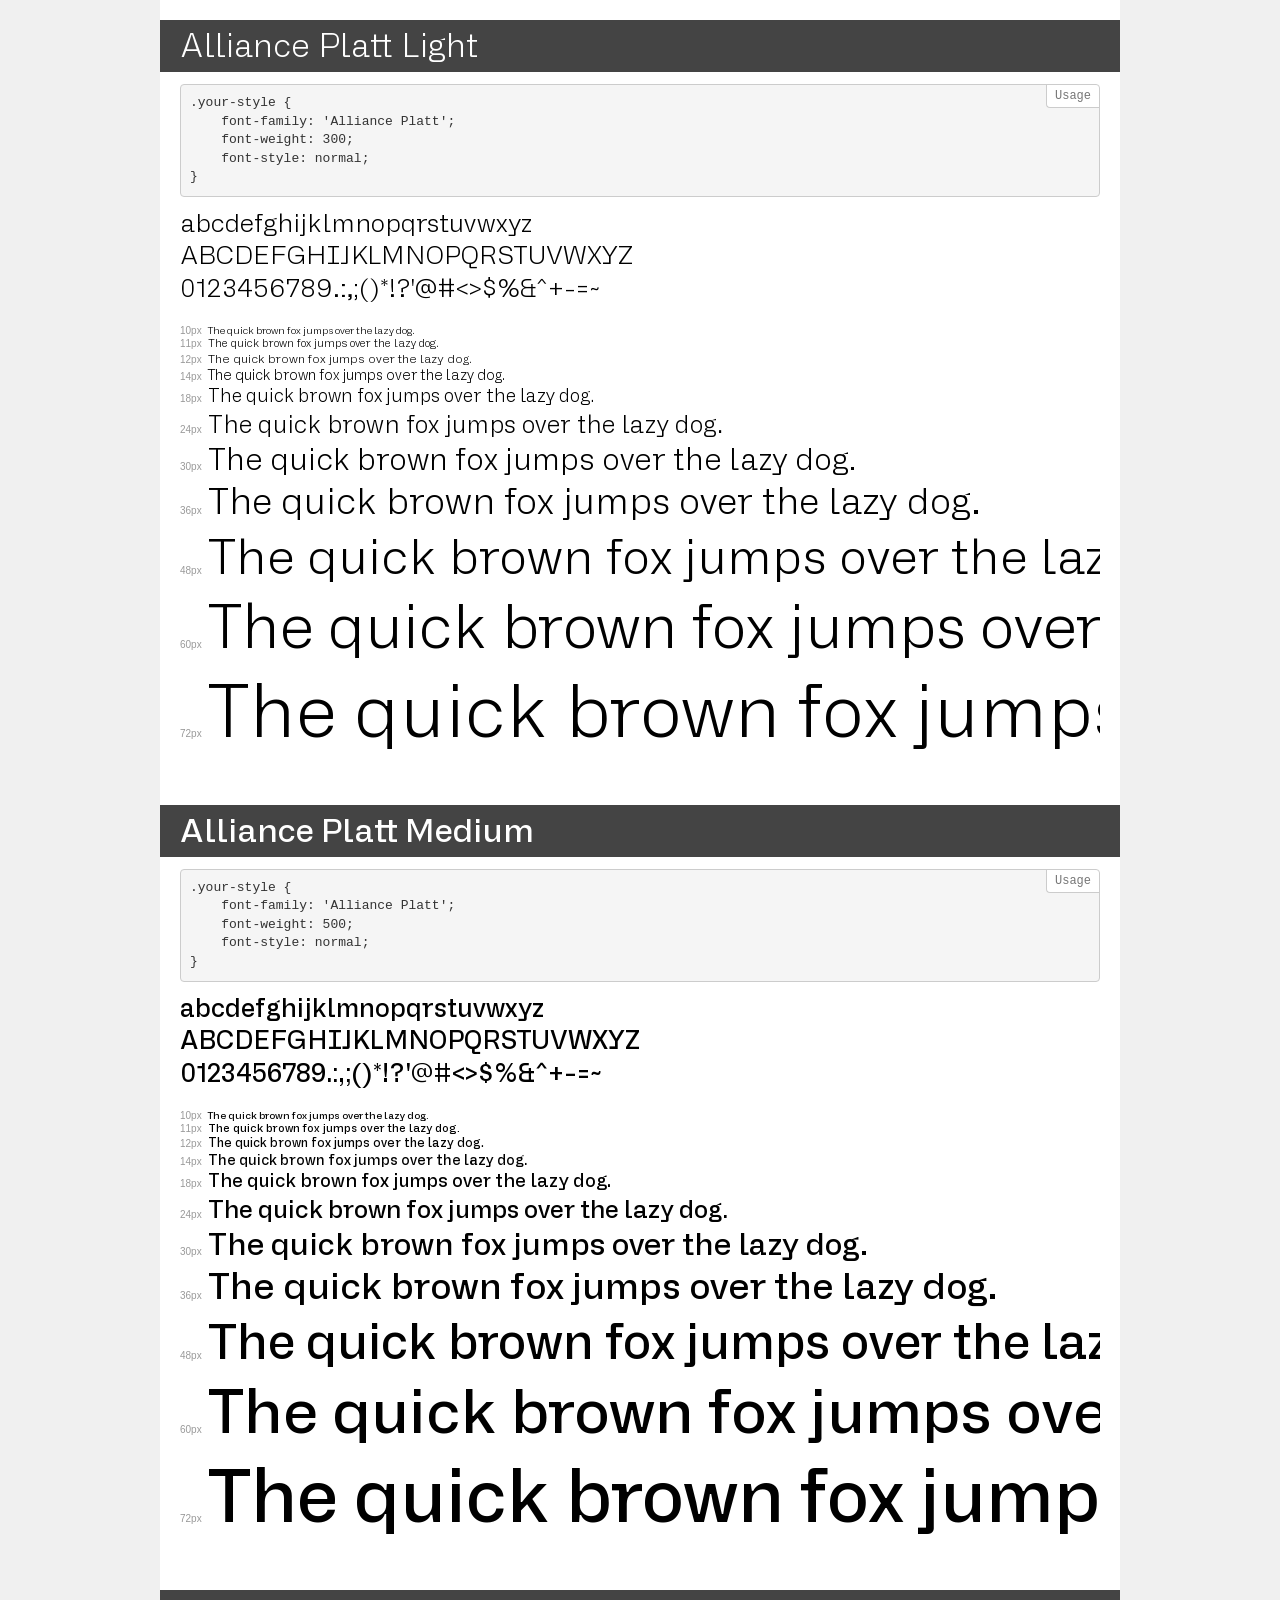
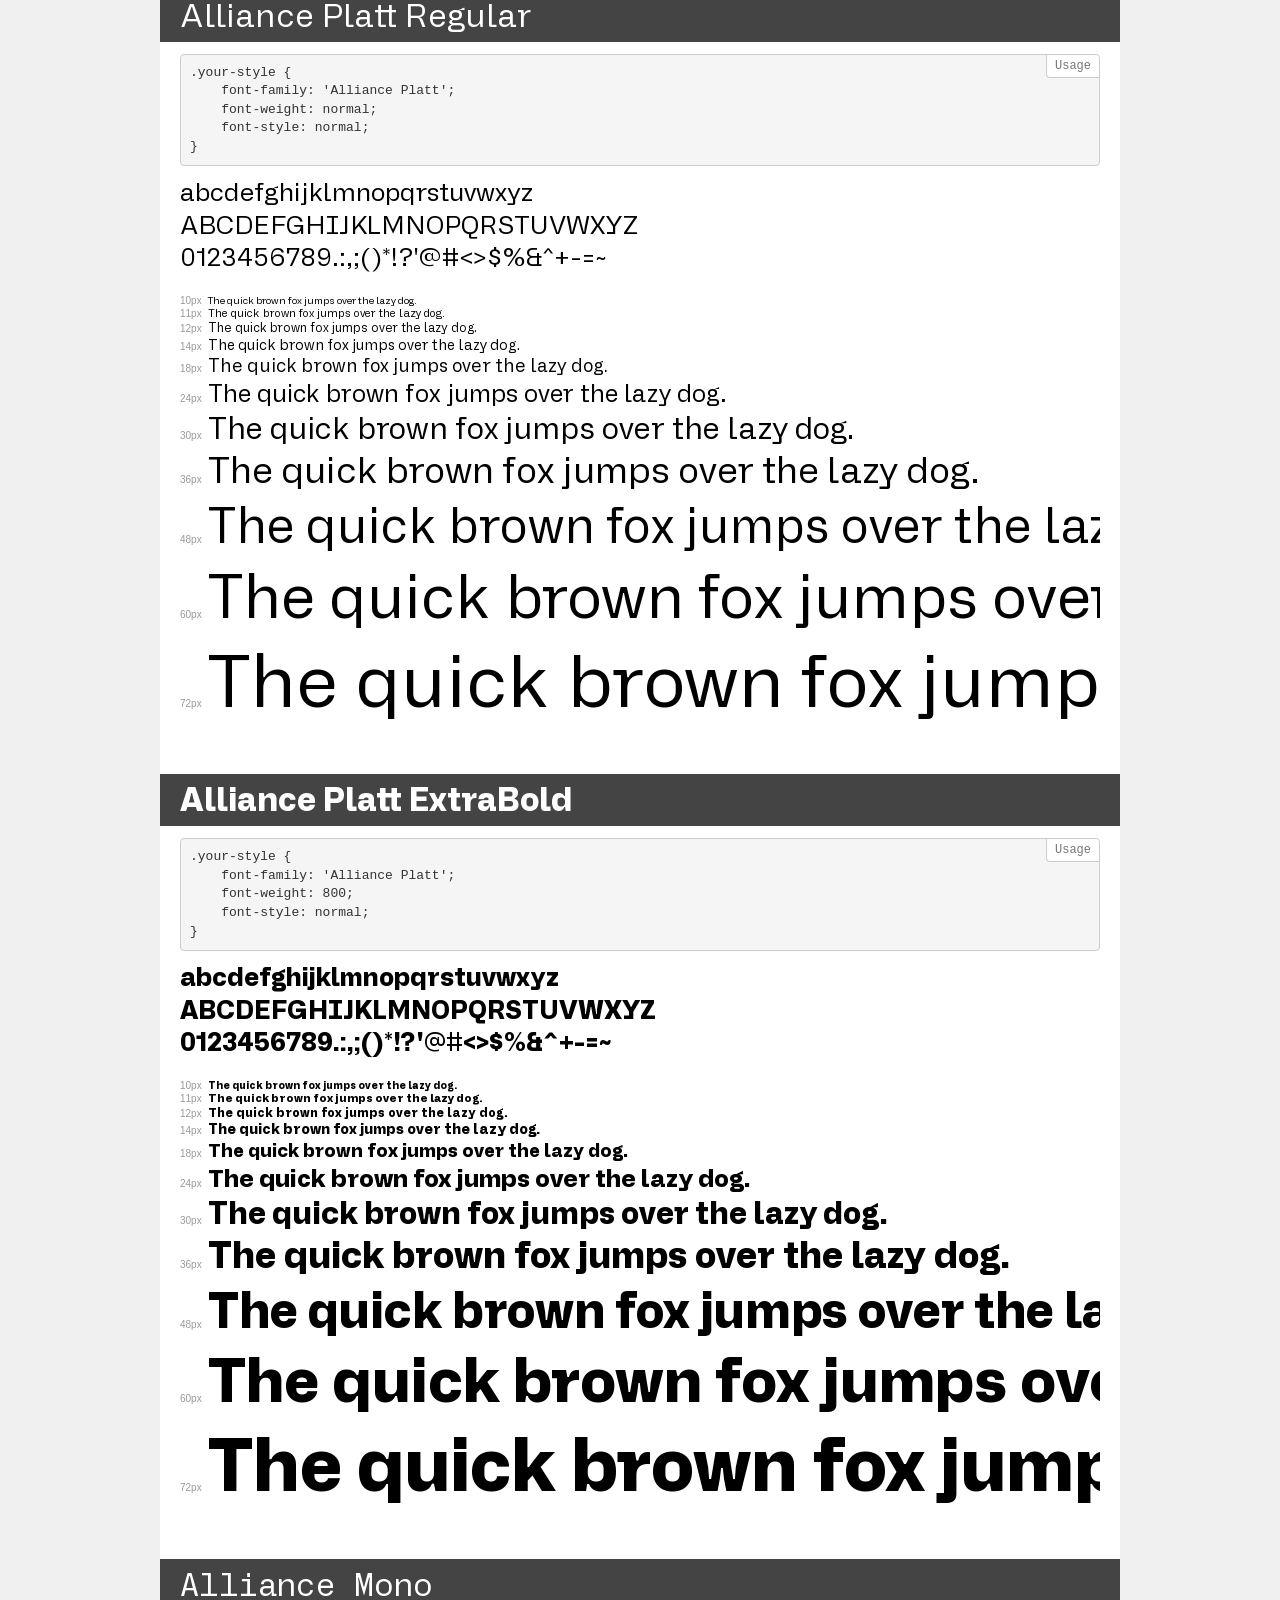
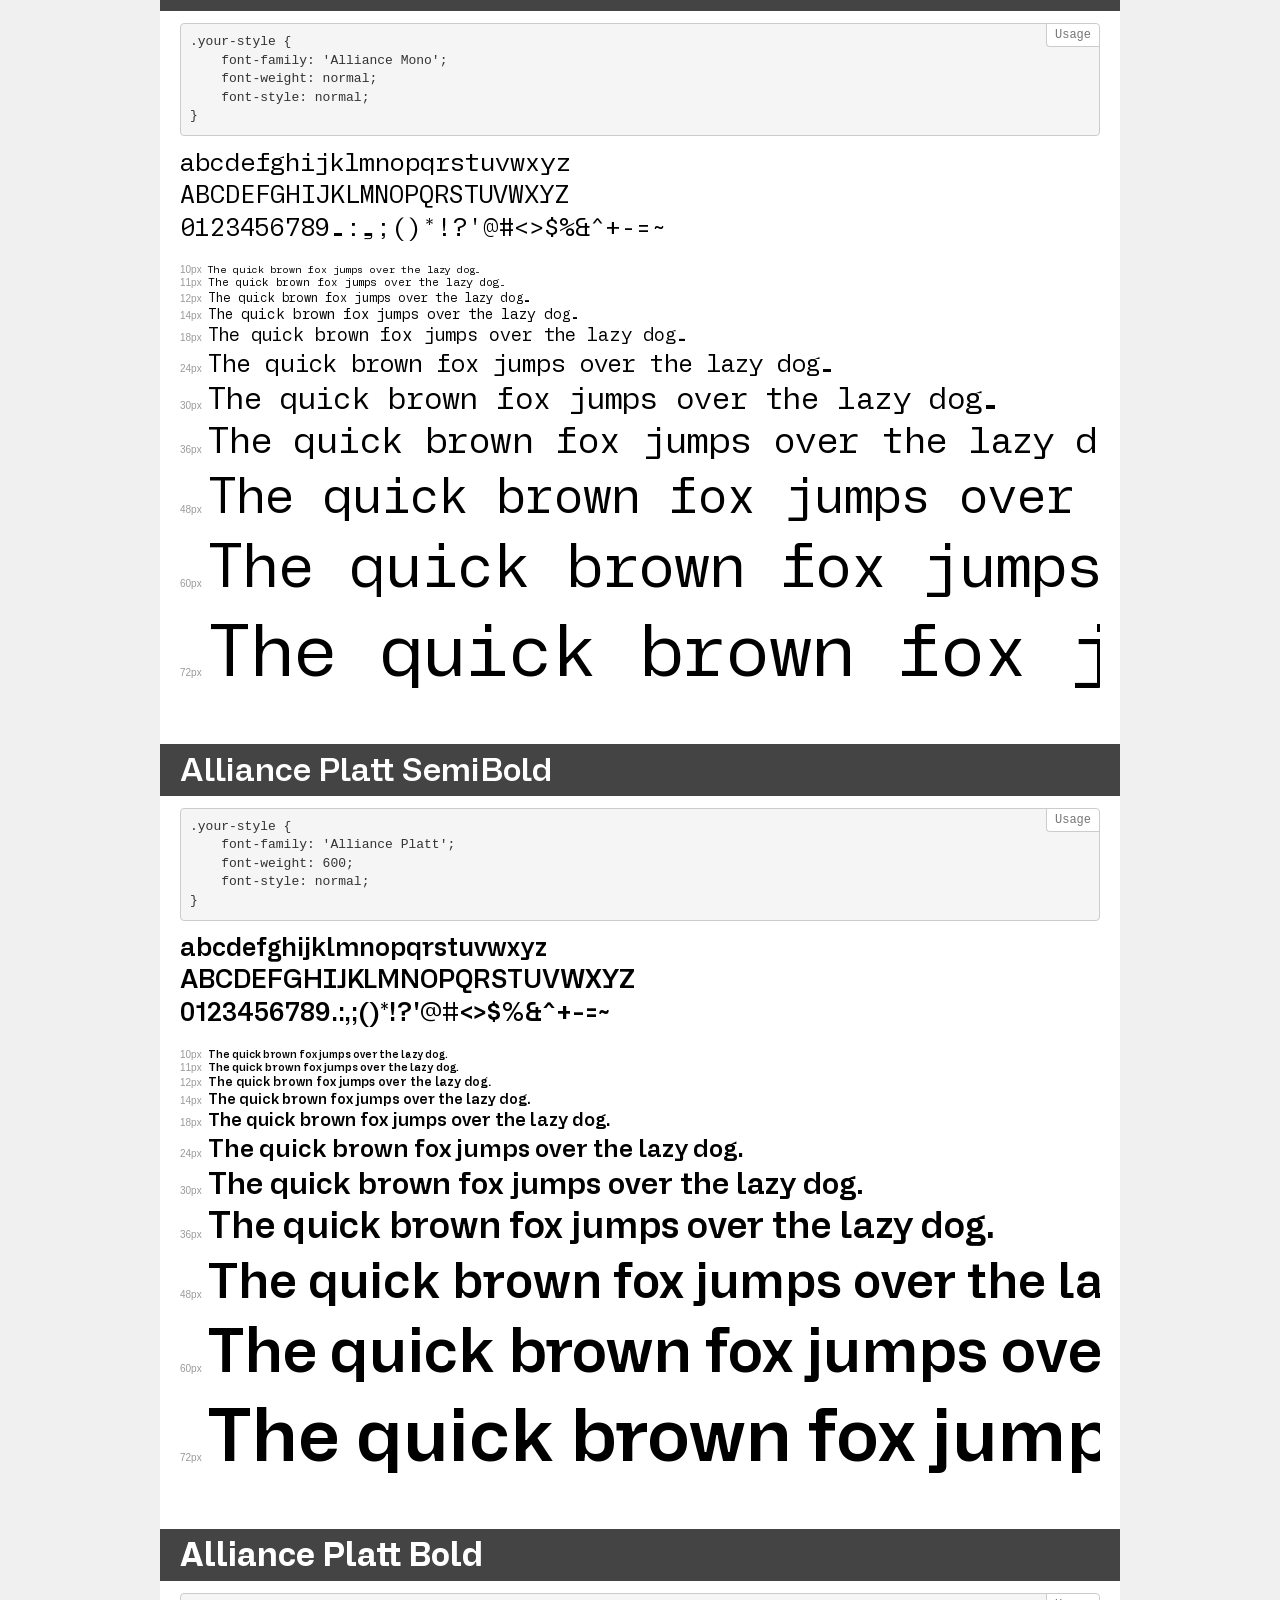
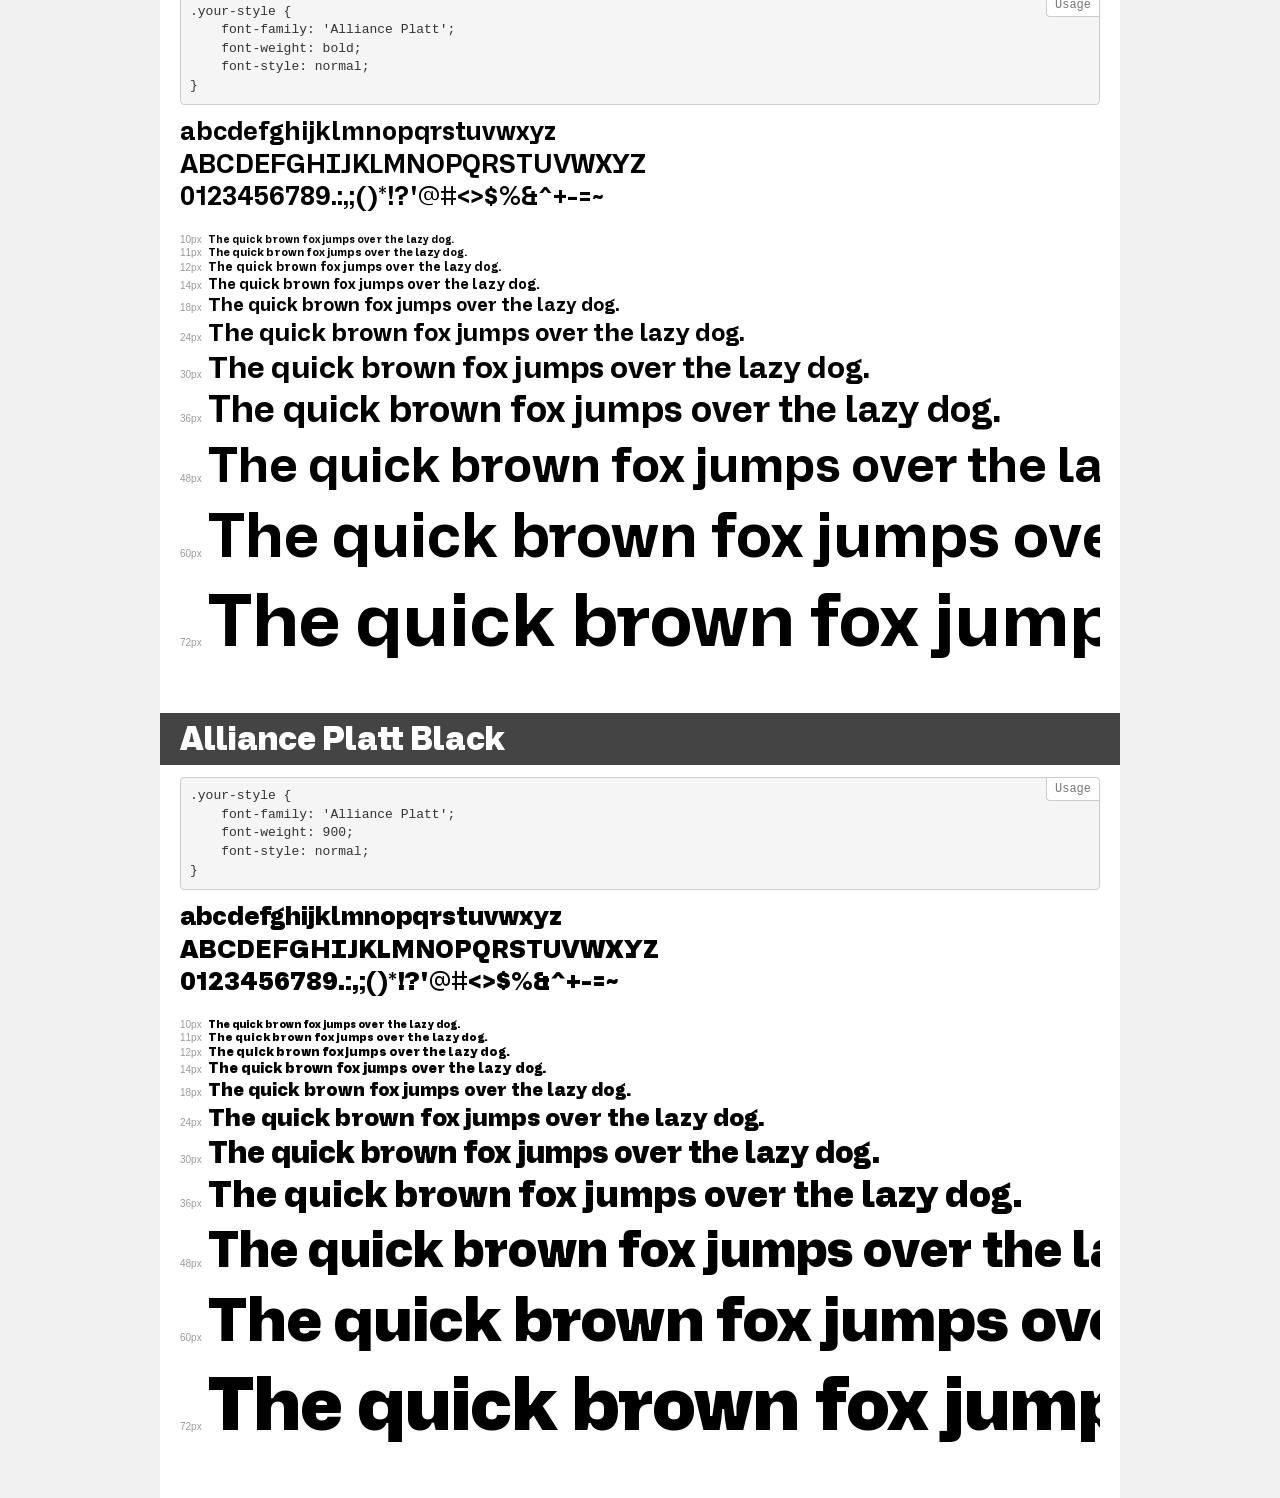
<file: fonts/demo.html>
<!DOCTYPE html>
<html lang="en">
<head>
    <meta charset="utf-8">
    <meta http-equiv="X-UA-Compatible" content="IE=edge">
    <meta name="viewport" content="width=device-width, initial-scale=1">
    <meta name="robots" content="noindex, noarchive">
    <meta name="format-detection" content="telephone=no">
    <title>Transfonter demo</title>
    <link href="stylesheet.css" rel="stylesheet">
    <style>
        /*
        http://meyerweb.com/eric/tools/css/reset/
        v2.0 | 20110126
        License: none (public domain)
        */
        html, body, div, span, applet, object, iframe,
        h1, h2, h3, h4, h5, h6, p, blockquote, pre,
        a, abbr, acronym, address, big, cite, code,
        del, dfn, em, img, ins, kbd, q, s, samp,
        small, strike, strong, sub, sup, tt, var,
        b, u, i, center,
        dl, dt, dd, ol, ul, li,
        fieldset, form, label, legend,
        table, caption, tbody, tfoot, thead, tr, th, td,
        article, aside, canvas, details, embed,
        figure, figcaption, footer, header, hgroup,
        menu, nav, output, ruby, section, summary,
        time, mark, audio, video {
            margin: 0;
            padding: 0;
            border: 0;
            font-size: 100%;
            font: inherit;
            vertical-align: baseline;
        }
        /* HTML5 display-role reset for older browsers */
        article, aside, details, figcaption, figure,
        footer, header, hgroup, menu, nav, section {
            display: block;
        }
        body {
            line-height: 1;
        }
        ol, ul {
            list-style: none;
        }
        blockquote, q {
            quotes: none;
        }
        blockquote:before, blockquote:after,
        q:before, q:after {
            content: '';
            content: none;
        }
        table {
            border-collapse: collapse;
            border-spacing: 0;
        }
        /* demo styles */
        body {
            background: #f0f0f0;
            color: #000;
        }
        .page {
            background: #fff;
            width: 920px;
            margin: 0 auto;
            padding: 20px 20px 0 20px;
            overflow: hidden;
        }
        .font-container {
            overflow-x: auto;
            overflow-y: hidden;
            margin-bottom: 40px;
            line-height: 1.3;
            white-space: nowrap;
            padding-bottom: 5px;
        }
        h1 {
            position: relative;
            background: #444;
            font-size: 32px;
            color: #fff;
            padding: 10px 20px;
            margin: 0 -20px 12px -20px;
        }
        .letters {
            font-size: 25px;
            margin-bottom: 20px;
        }
        .s10:before {
            content: '10px';
        }
        .s11:before {
            content: '11px';
        }
        .s12:before {
            content: '12px';
        }
        .s14:before {
            content: '14px';
        }
        .s18:before {
            content: '18px';
        }
        .s24:before {
            content: '24px';
        }
        .s30:before {
            content: '30px';
        }
        .s36:before {
            content: '36px';
        }
        .s48:before {
            content: '48px';
        }
        .s60:before {
            content: '60px';
        }
        .s72:before {
            content: '72px';
        }
        .s10:before, .s11:before, .s12:before, .s14:before,
        .s18:before, .s24:before, .s30:before, .s36:before,
        .s48:before, .s60:before, .s72:before {
            font-family: Arial, sans-serif;
            font-size: 10px;
            font-weight: normal;
            font-style: normal;
            color: #999;
            padding-right: 6px;
        }
        pre {
            display: block;
            position: relative;
            padding: 9px;
            margin: 0 0 10px;
            font-family: Monaco, Menlo, Consolas, "Courier New", monospace;
            font-size: 13px;
            line-height: 1.428571429;
            color: #333;
            font-weight: normal;
            font-style: normal;
            background-color: #f5f5f5;
            border: 1px solid #ccc;
            overflow-x: auto;
            border-radius: 4px;
        }
        pre:after {
            display: block;
            position: absolute;
            right: 0;
            top: 0;
            content: 'Usage';
            line-height: 1;
            padding: 5px 8px;
            font-size: 12px;
            color: #767676;
            background-color: #fff;
            border: 1px solid #ccc;
            border-right: none;
            border-top: none;
            border-radius: 0 4px 0 4px;
            z-index: 10;
        }
        /* responsive */
        @media (max-width: 959px) {
            .page {
                width: auto;
                margin: 0;
            }
        }
    </style>
</head>
<body>
<div class="page">
    <div class="demo">
        <h1 style="font-family: 'Alliance Platt'; font-weight: 300; font-style: normal;">Alliance Platt Light</h1>
        <pre>.your-style {
    font-family: 'Alliance Platt';
    font-weight: 300;
    font-style: normal;
}</pre>
        <div class="font-container" style="font-family: 'Alliance Platt'; font-weight: 300; font-style: normal;">
            <p class="letters">
                abcdefghijklmnopqrstuvwxyz<br>
ABCDEFGHIJKLMNOPQRSTUVWXYZ<br>
                0123456789.:,;()*!?'@#<>$%&^+-=~
            </p>
            <p class="s10" style="font-size: 10px;">The quick brown fox jumps over the lazy dog.</p>
            <p class="s11" style="font-size: 11px;">The quick brown fox jumps over the lazy dog.</p>
            <p class="s12" style="font-size: 12px;">The quick brown fox jumps over the lazy dog.</p>
            <p class="s14" style="font-size: 14px;">The quick brown fox jumps over the lazy dog.</p>
            <p class="s18" style="font-size: 18px;">The quick brown fox jumps over the lazy dog.</p>
            <p class="s24" style="font-size: 24px;">The quick brown fox jumps over the lazy dog.</p>
            <p class="s30" style="font-size: 30px;">The quick brown fox jumps over the lazy dog.</p>
            <p class="s36" style="font-size: 36px;">The quick brown fox jumps over the lazy dog.</p>
            <p class="s48" style="font-size: 48px;">The quick brown fox jumps over the lazy dog.</p>
            <p class="s60" style="font-size: 60px;">The quick brown fox jumps over the lazy dog.</p>
            <p class="s72" style="font-size: 72px;">The quick brown fox jumps over the lazy dog.</p>
        </div>
    </div>
    <div class="demo">
        <h1 style="font-family: 'Alliance Platt'; font-weight: 500; font-style: normal;">Alliance Platt Medium</h1>
        <pre>.your-style {
    font-family: 'Alliance Platt';
    font-weight: 500;
    font-style: normal;
}</pre>
        <div class="font-container" style="font-family: 'Alliance Platt'; font-weight: 500; font-style: normal;">
            <p class="letters">
                abcdefghijklmnopqrstuvwxyz<br>
ABCDEFGHIJKLMNOPQRSTUVWXYZ<br>
                0123456789.:,;()*!?'@#<>$%&^+-=~
            </p>
            <p class="s10" style="font-size: 10px;">The quick brown fox jumps over the lazy dog.</p>
            <p class="s11" style="font-size: 11px;">The quick brown fox jumps over the lazy dog.</p>
            <p class="s12" style="font-size: 12px;">The quick brown fox jumps over the lazy dog.</p>
            <p class="s14" style="font-size: 14px;">The quick brown fox jumps over the lazy dog.</p>
            <p class="s18" style="font-size: 18px;">The quick brown fox jumps over the lazy dog.</p>
            <p class="s24" style="font-size: 24px;">The quick brown fox jumps over the lazy dog.</p>
            <p class="s30" style="font-size: 30px;">The quick brown fox jumps over the lazy dog.</p>
            <p class="s36" style="font-size: 36px;">The quick brown fox jumps over the lazy dog.</p>
            <p class="s48" style="font-size: 48px;">The quick brown fox jumps over the lazy dog.</p>
            <p class="s60" style="font-size: 60px;">The quick brown fox jumps over the lazy dog.</p>
            <p class="s72" style="font-size: 72px;">The quick brown fox jumps over the lazy dog.</p>
        </div>
    </div>
    <div class="demo">
        <h1 style="font-family: 'Alliance Platt'; font-weight: normal; font-style: normal;">Alliance Platt Regular</h1>
        <pre>.your-style {
    font-family: 'Alliance Platt';
    font-weight: normal;
    font-style: normal;
}</pre>
        <div class="font-container" style="font-family: 'Alliance Platt'; font-weight: normal; font-style: normal;">
            <p class="letters">
                abcdefghijklmnopqrstuvwxyz<br>
ABCDEFGHIJKLMNOPQRSTUVWXYZ<br>
                0123456789.:,;()*!?'@#<>$%&^+-=~
            </p>
            <p class="s10" style="font-size: 10px;">The quick brown fox jumps over the lazy dog.</p>
            <p class="s11" style="font-size: 11px;">The quick brown fox jumps over the lazy dog.</p>
            <p class="s12" style="font-size: 12px;">The quick brown fox jumps over the lazy dog.</p>
            <p class="s14" style="font-size: 14px;">The quick brown fox jumps over the lazy dog.</p>
            <p class="s18" style="font-size: 18px;">The quick brown fox jumps over the lazy dog.</p>
            <p class="s24" style="font-size: 24px;">The quick brown fox jumps over the lazy dog.</p>
            <p class="s30" style="font-size: 30px;">The quick brown fox jumps over the lazy dog.</p>
            <p class="s36" style="font-size: 36px;">The quick brown fox jumps over the lazy dog.</p>
            <p class="s48" style="font-size: 48px;">The quick brown fox jumps over the lazy dog.</p>
            <p class="s60" style="font-size: 60px;">The quick brown fox jumps over the lazy dog.</p>
            <p class="s72" style="font-size: 72px;">The quick brown fox jumps over the lazy dog.</p>
        </div>
    </div>
    <div class="demo">
        <h1 style="font-family: 'Alliance Platt'; font-weight: 800; font-style: normal;">Alliance Platt ExtraBold</h1>
        <pre>.your-style {
    font-family: 'Alliance Platt';
    font-weight: 800;
    font-style: normal;
}</pre>
        <div class="font-container" style="font-family: 'Alliance Platt'; font-weight: 800; font-style: normal;">
            <p class="letters">
                abcdefghijklmnopqrstuvwxyz<br>
ABCDEFGHIJKLMNOPQRSTUVWXYZ<br>
                0123456789.:,;()*!?'@#<>$%&^+-=~
            </p>
            <p class="s10" style="font-size: 10px;">The quick brown fox jumps over the lazy dog.</p>
            <p class="s11" style="font-size: 11px;">The quick brown fox jumps over the lazy dog.</p>
            <p class="s12" style="font-size: 12px;">The quick brown fox jumps over the lazy dog.</p>
            <p class="s14" style="font-size: 14px;">The quick brown fox jumps over the lazy dog.</p>
            <p class="s18" style="font-size: 18px;">The quick brown fox jumps over the lazy dog.</p>
            <p class="s24" style="font-size: 24px;">The quick brown fox jumps over the lazy dog.</p>
            <p class="s30" style="font-size: 30px;">The quick brown fox jumps over the lazy dog.</p>
            <p class="s36" style="font-size: 36px;">The quick brown fox jumps over the lazy dog.</p>
            <p class="s48" style="font-size: 48px;">The quick brown fox jumps over the lazy dog.</p>
            <p class="s60" style="font-size: 60px;">The quick brown fox jumps over the lazy dog.</p>
            <p class="s72" style="font-size: 72px;">The quick brown fox jumps over the lazy dog.</p>
        </div>
    </div>
    <div class="demo">
        <h1 style="font-family: 'Alliance Mono'; font-weight: normal; font-style: normal;">Alliance Mono</h1>
        <pre>.your-style {
    font-family: 'Alliance Mono';
    font-weight: normal;
    font-style: normal;
}</pre>
        <div class="font-container" style="font-family: 'Alliance Mono'; font-weight: normal; font-style: normal;">
            <p class="letters">
                abcdefghijklmnopqrstuvwxyz<br>
ABCDEFGHIJKLMNOPQRSTUVWXYZ<br>
                0123456789.:,;()*!?'@#<>$%&^+-=~
            </p>
            <p class="s10" style="font-size: 10px;">The quick brown fox jumps over the lazy dog.</p>
            <p class="s11" style="font-size: 11px;">The quick brown fox jumps over the lazy dog.</p>
            <p class="s12" style="font-size: 12px;">The quick brown fox jumps over the lazy dog.</p>
            <p class="s14" style="font-size: 14px;">The quick brown fox jumps over the lazy dog.</p>
            <p class="s18" style="font-size: 18px;">The quick brown fox jumps over the lazy dog.</p>
            <p class="s24" style="font-size: 24px;">The quick brown fox jumps over the lazy dog.</p>
            <p class="s30" style="font-size: 30px;">The quick brown fox jumps over the lazy dog.</p>
            <p class="s36" style="font-size: 36px;">The quick brown fox jumps over the lazy dog.</p>
            <p class="s48" style="font-size: 48px;">The quick brown fox jumps over the lazy dog.</p>
            <p class="s60" style="font-size: 60px;">The quick brown fox jumps over the lazy dog.</p>
            <p class="s72" style="font-size: 72px;">The quick brown fox jumps over the lazy dog.</p>
        </div>
    </div>
    <div class="demo">
        <h1 style="font-family: 'Alliance Platt'; font-weight: 600; font-style: normal;">Alliance Platt SemiBold</h1>
        <pre>.your-style {
    font-family: 'Alliance Platt';
    font-weight: 600;
    font-style: normal;
}</pre>
        <div class="font-container" style="font-family: 'Alliance Platt'; font-weight: 600; font-style: normal;">
            <p class="letters">
                abcdefghijklmnopqrstuvwxyz<br>
ABCDEFGHIJKLMNOPQRSTUVWXYZ<br>
                0123456789.:,;()*!?'@#<>$%&^+-=~
            </p>
            <p class="s10" style="font-size: 10px;">The quick brown fox jumps over the lazy dog.</p>
            <p class="s11" style="font-size: 11px;">The quick brown fox jumps over the lazy dog.</p>
            <p class="s12" style="font-size: 12px;">The quick brown fox jumps over the lazy dog.</p>
            <p class="s14" style="font-size: 14px;">The quick brown fox jumps over the lazy dog.</p>
            <p class="s18" style="font-size: 18px;">The quick brown fox jumps over the lazy dog.</p>
            <p class="s24" style="font-size: 24px;">The quick brown fox jumps over the lazy dog.</p>
            <p class="s30" style="font-size: 30px;">The quick brown fox jumps over the lazy dog.</p>
            <p class="s36" style="font-size: 36px;">The quick brown fox jumps over the lazy dog.</p>
            <p class="s48" style="font-size: 48px;">The quick brown fox jumps over the lazy dog.</p>
            <p class="s60" style="font-size: 60px;">The quick brown fox jumps over the lazy dog.</p>
            <p class="s72" style="font-size: 72px;">The quick brown fox jumps over the lazy dog.</p>
        </div>
    </div>
    <div class="demo">
        <h1 style="font-family: 'Alliance Platt'; font-weight: bold; font-style: normal;">Alliance Platt Bold</h1>
        <pre>.your-style {
    font-family: 'Alliance Platt';
    font-weight: bold;
    font-style: normal;
}</pre>
        <div class="font-container" style="font-family: 'Alliance Platt'; font-weight: bold; font-style: normal;">
            <p class="letters">
                abcdefghijklmnopqrstuvwxyz<br>
ABCDEFGHIJKLMNOPQRSTUVWXYZ<br>
                0123456789.:,;()*!?'@#<>$%&^+-=~
            </p>
            <p class="s10" style="font-size: 10px;">The quick brown fox jumps over the lazy dog.</p>
            <p class="s11" style="font-size: 11px;">The quick brown fox jumps over the lazy dog.</p>
            <p class="s12" style="font-size: 12px;">The quick brown fox jumps over the lazy dog.</p>
            <p class="s14" style="font-size: 14px;">The quick brown fox jumps over the lazy dog.</p>
            <p class="s18" style="font-size: 18px;">The quick brown fox jumps over the lazy dog.</p>
            <p class="s24" style="font-size: 24px;">The quick brown fox jumps over the lazy dog.</p>
            <p class="s30" style="font-size: 30px;">The quick brown fox jumps over the lazy dog.</p>
            <p class="s36" style="font-size: 36px;">The quick brown fox jumps over the lazy dog.</p>
            <p class="s48" style="font-size: 48px;">The quick brown fox jumps over the lazy dog.</p>
            <p class="s60" style="font-size: 60px;">The quick brown fox jumps over the lazy dog.</p>
            <p class="s72" style="font-size: 72px;">The quick brown fox jumps over the lazy dog.</p>
        </div>
    </div>
    <div class="demo">
        <h1 style="font-family: 'Alliance Platt'; font-weight: 900; font-style: normal;">Alliance Platt Black</h1>
        <pre>.your-style {
    font-family: 'Alliance Platt';
    font-weight: 900;
    font-style: normal;
}</pre>
        <div class="font-container" style="font-family: 'Alliance Platt'; font-weight: 900; font-style: normal;">
            <p class="letters">
                abcdefghijklmnopqrstuvwxyz<br>
ABCDEFGHIJKLMNOPQRSTUVWXYZ<br>
                0123456789.:,;()*!?'@#<>$%&^+-=~
            </p>
            <p class="s10" style="font-size: 10px;">The quick brown fox jumps over the lazy dog.</p>
            <p class="s11" style="font-size: 11px;">The quick brown fox jumps over the lazy dog.</p>
            <p class="s12" style="font-size: 12px;">The quick brown fox jumps over the lazy dog.</p>
            <p class="s14" style="font-size: 14px;">The quick brown fox jumps over the lazy dog.</p>
            <p class="s18" style="font-size: 18px;">The quick brown fox jumps over the lazy dog.</p>
            <p class="s24" style="font-size: 24px;">The quick brown fox jumps over the lazy dog.</p>
            <p class="s30" style="font-size: 30px;">The quick brown fox jumps over the lazy dog.</p>
            <p class="s36" style="font-size: 36px;">The quick brown fox jumps over the lazy dog.</p>
            <p class="s48" style="font-size: 48px;">The quick brown fox jumps over the lazy dog.</p>
            <p class="s60" style="font-size: 60px;">The quick brown fox jumps over the lazy dog.</p>
            <p class="s72" style="font-size: 72px;">The quick brown fox jumps over the lazy dog.</p>
        </div>
    </div>
</div>
</body>
</html>
</file>
<file: fonts/stylesheet.css>
@font-face {
    font-family: 'Alliance Platt';
    src: url('Alliance-PlattLight.woff') format('woff');
    font-weight: 300;
    font-style: normal;
    font-display: swap;
}

@font-face {
    font-family: 'Alliance Platt';
    src: url('Alliance-PlattMedium.woff') format('woff');
    font-weight: 500;
    font-style: normal;
    font-display: swap;
}

@font-face {
    font-family: 'Alliance Platt';
    src: url('Alliance-PlattRegular.woff') format('woff');
    font-weight: normal;
    font-style: normal;
    font-display: swap;
}

@font-face {
    font-family: 'Alliance Platt';
    src: url('Alliance-PlattExtraBold.woff') format('woff');
    font-weight: 800;
    font-style: normal;
    font-display: swap;
}

@font-face {
    font-family: 'Alliance Mono';
    src: url('Alliance-Mono.woff') format('woff');
    font-weight: normal;
    font-style: normal;
    font-display: swap;
}

@font-face {
    font-family: 'Alliance Platt';
    src: url('Alliance-PlattSemiBold.woff') format('woff');
    font-weight: 600;
    font-style: normal;
    font-display: swap;
}

@font-face {
    font-family: 'Alliance Platt';
    src: url('Alliance-PlattBold.woff') format('woff');
    font-weight: bold;
    font-style: normal;
    font-display: swap;
}

@font-face {
    font-family: 'Alliance Platt';
    src: url('Alliance-PlattBlack.woff') format('woff');
    font-weight: 900;
    font-style: normal;
    font-display: swap;
}
</file>
